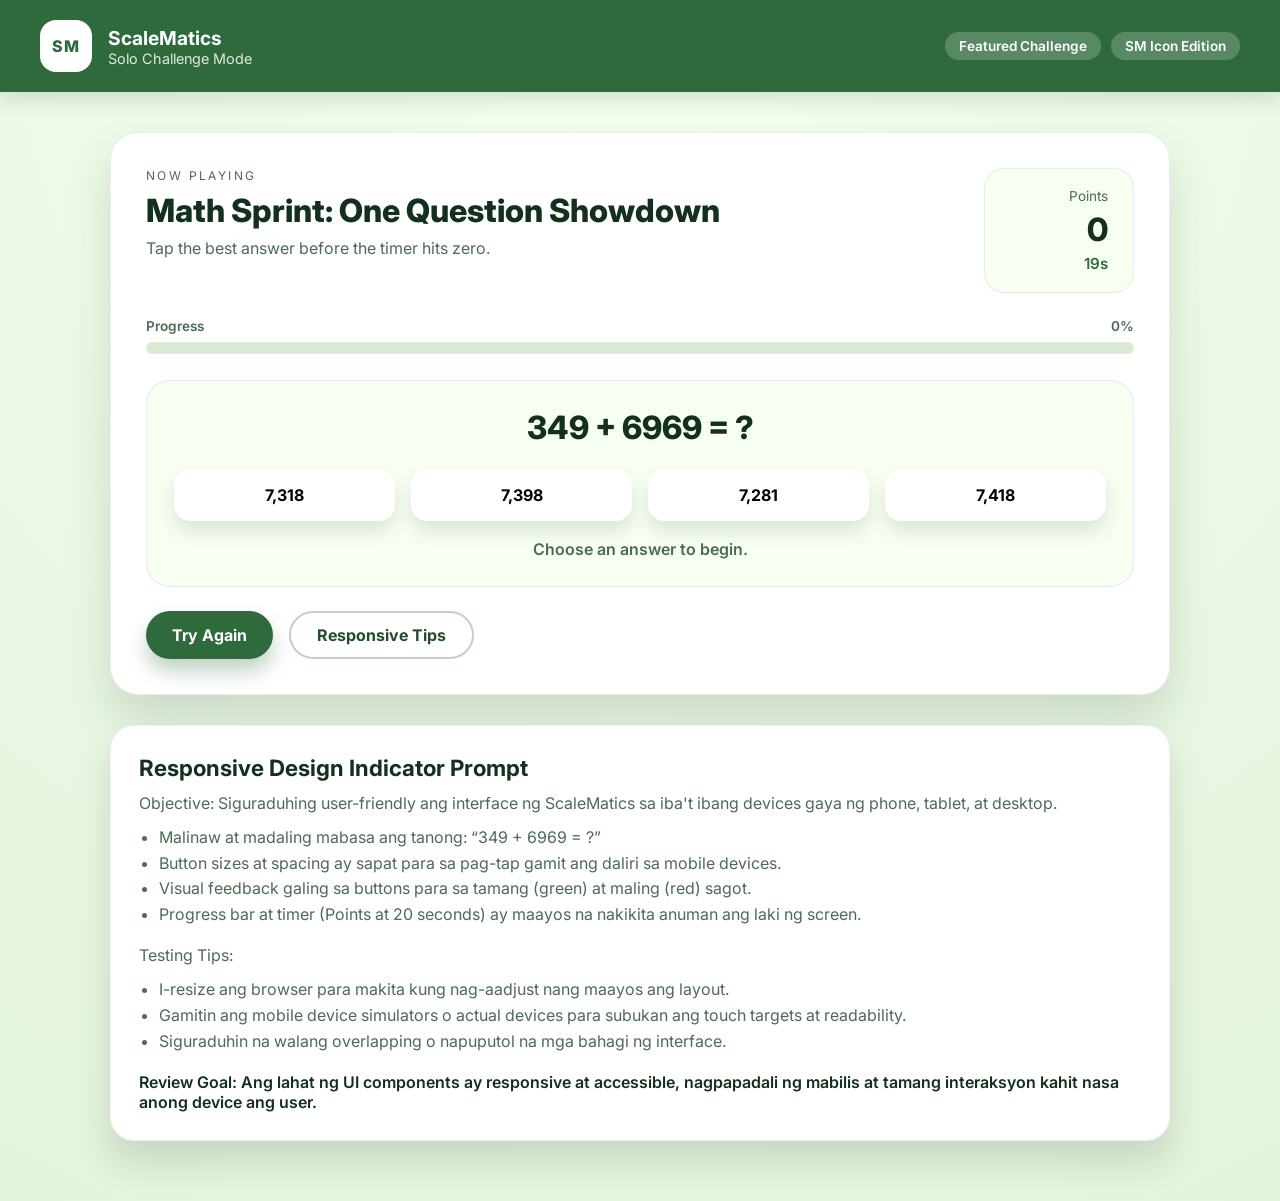
<file: index.html>
<!DOCTYPE html>
<html lang="en">
  <head>
    <meta charset="UTF-8" />
    <meta name="viewport" content="width=device-width, initial-scale=1.0" />
    <title>ScaleMatics | SM Icon Challenge</title>
    <link rel="preconnect" href="https://fonts.googleapis.com" />
    <link rel="preconnect" href="https://fonts.gstatic.com" crossorigin />
    <link
      href="https://fonts.googleapis.com/css2?family=Inter:wght@400;600;700;800&display=swap"
      rel="stylesheet"
    />
    <link rel="stylesheet" href="index.css" />
  </head>
  <body>
    <header class="app-header">
      <div class="brand">
        <div class="logo-badge">SM</div>
        <div>
          <p class="brand-name">ScaleMatics</p>
          <p class="brand-note">Solo Challenge Mode</p>
        </div>
      </div>
      <div class="header-note">
        <span class="note-pill">Featured Challenge</span>
        <span class="note-pill">SM Icon Edition</span>
      </div>
    </header>

    <main class="app-main">
      <section class="featured">
        <div class="featured-card">
          <div class="featured-header">
            <div>
              <p class="eyebrow">Now Playing</p>
              <h1>Math Sprint: One Question Showdown</h1>
              <p class="subtitle">
                Tap the best answer before the timer hits zero.
              </p>
            </div>
            <div class="score-box">
              <p>Points</p>
              <h2 id="points">0</h2>
              <span id="timer">20s</span>
            </div>
          </div>

          <div class="progress-wrapper">
            <div class="progress-label">
              <span>Progress</span>
              <span id="progressText">0%</span>
            </div>
            <div class="progress-bar">
              <div class="progress-fill" id="progressFill"></div>
            </div>
          </div>

          <div class="question-card">
            <h2 id="question">349 + 6969 = ?</h2>
            <div class="answers" id="answers">
              <button class="answer-btn" data-answer="7318">7,318</button>
              <button class="answer-btn" data-answer="7398">7,398</button>
              <button class="answer-btn" data-answer="7281">7,281</button>
              <button class="answer-btn" data-answer="7418">7,418</button>
            </div>
            <p class="feedback" id="feedback">Choose an answer to begin.</p>
          </div>

          <div class="action-row">
            <button class="primary-btn" id="resetBtn">Try Again</button>
            <button class="ghost-btn" id="showTipsBtn">Responsive Tips</button>
          </div>
        </div>
      </section>

      <section class="tips" id="tipsSection">
        <div class="tips-card">
          <h3>Responsive Design Indicator Prompt</h3>
          <p class="tips-subtitle">
            Objective: Siguraduhing user-friendly ang interface ng ScaleMatics sa iba't ibang devices gaya ng phone, tablet, at desktop.
          </p>
          <ul>
            <li>Malinaw at madaling mabasa ang tanong: “349 + 6969 = ?”</li>
            <li>Button sizes at spacing ay sapat para sa pag-tap gamit ang daliri sa mobile devices.</li>
            <li>Visual feedback galing sa buttons para sa tamang (green) at maling (red) sagot.</li>
            <li>Progress bar at timer (Points at 20 seconds) ay maayos na nakikita anuman ang laki ng screen.</li>
          </ul>
          <p class="tips-subtitle">Testing Tips:</p>
          <ul>
            <li>I-resize ang browser para makita kung nag-aadjust nang maayos ang layout.</li>
            <li>Gamitin ang mobile device simulators o actual devices para subukan ang touch targets at readability.</li>
            <li>Siguraduhin na walang overlapping o napuputol na mga bahagi ng interface.</li>
          </ul>
          <p class="tips-footer">
            Review Goal: Ang lahat ng UI components ay responsive at accessible, nagpapadali ng mabilis at tamang interaksyon kahit nasa anong device ang user.
          </p>
        </div>
      </section>
    </main>

    <script src="index.js"></script>
  </body>
</html>
</file>
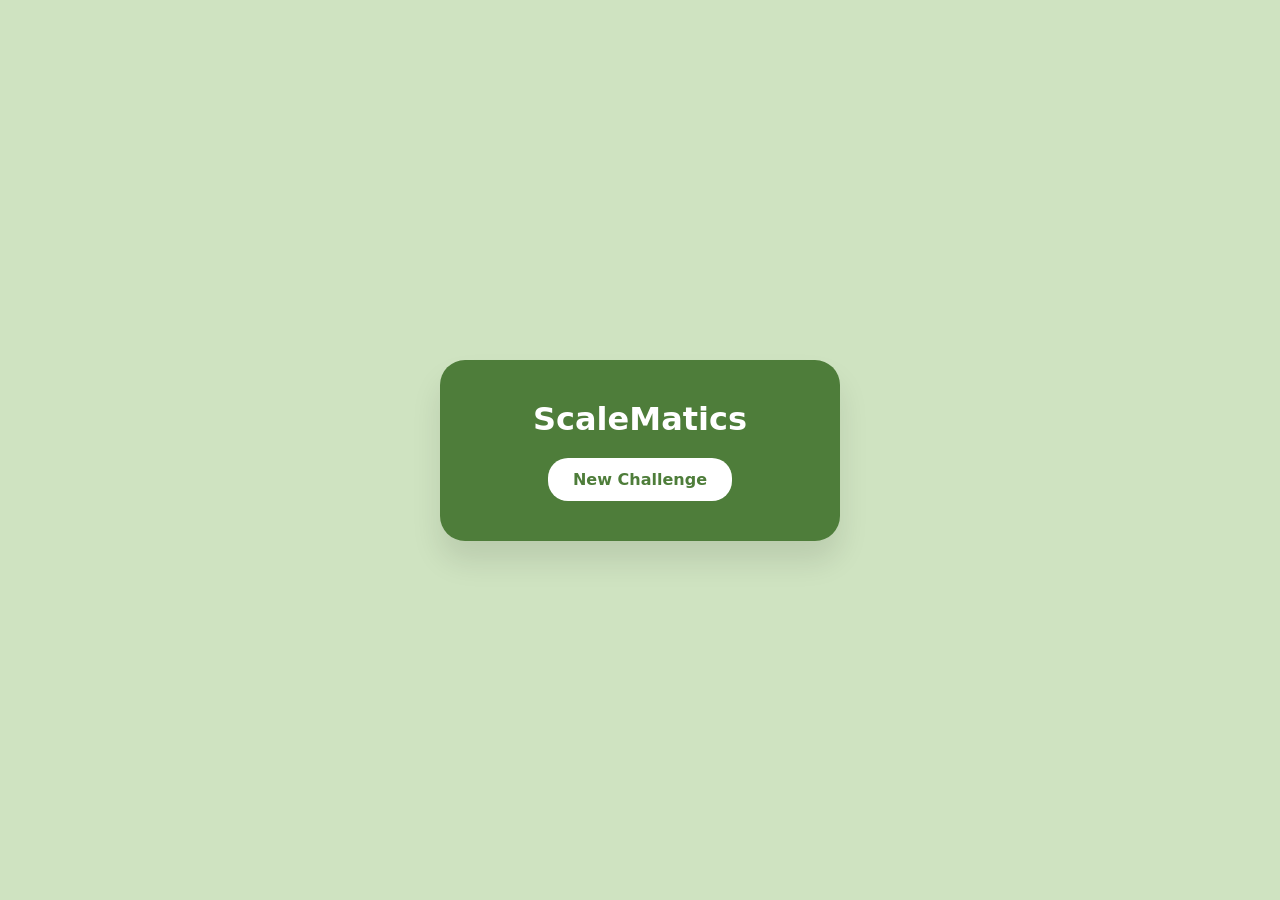
<file: game.html>
<!DOCTYPE html>
<html lang="en">
<head>
    <meta charset="UTF-8">
    <meta name="viewport" content="width=device-width, initial-scale=1.0, maximum-scale=1.0, user-scalable=no">
    <title>ScaleMatics</title>
    <link rel="stylesheet" href="game.css">
</head>
<body>
<!-- dashboard -->
<div class="dashboard" id="dashboard">
    <h1>ScaleMatics</h1>
    <button class="new-btn" onclick="openRules()">New Challenge</button>
</div>

<!-- rules modal -->
<div class="modal" id="rulesModal">
    <div class="modal-content">
        <h2>Rules</h2>
        <div class="rules-box">
            <p>1. Answer the math questions correctly.</p>
            <p>2. Each correct answer gives XP.</p>
            <p>3. You have limited time per question.</p>
            <p>4. Reach the highest score!</p>
        </div>
        <div class="terms">
            <input type="checkbox" id="agreeCheckbox">
            <label for="agreeCheckbox">I understand the <u>Terms and Conditions</u></label>
        </div>
        <button class="accept-btn" id="acceptBtn" disabled>Accept</button>
    </div> 
</div>

<!-- LOADING SCREEN - with dynamic mode -->
<div id="loadingScreen" data-mode="easy">
    <div class="easy-banner" id="loadingBanner">
        <h1 id="modeTitle">EASY MODE</h1>
    </div>
    <p class="sentence" id="sentenceText">Simple addition, subtraction, multiplication, division</p>
    <div class="progress-track">
        <div id="progressBar"></div>
    </div>
</div>

<!-- main game screen (fixed layout) -->
<div class="game" id="gameScreen">
    <div class="game-header">
        <div class="header-labels">Easy mode</div>
        <div class="game-progress-bg">
            <div class="game-progress-fill" id="progressFill" style="width: 0%;"></div>
        </div>
    </div>

    <div class="game-stats">
        <div class="stat-box points" id="pointsDisplay">Points 0</div>
        <div class="stat-box timer" id="timerDisplay">20 seconds</div>
    </div>

    <div class="question-container">
        <h1 id="questionText">0 + 0 = ?</h1>
    </div>

    <!-- answer grid (2x2) -->
    <div class="answer-grid" id="answerGrid">
        <!-- JS will fill four buttons -->
    </div>

    <!-- big popup correct/wrong (hidden by default) -->
    <div id="feedbackPop" class="feedback-pop"></div>

    <!-- EXPLANATION AREA - detailed solution -->
    <div id="explanationArea" class="explanation-container">
        <div class="explanation-header">
            <span class="explanation-label">📝 SOLUTION</span>
            <span class="explanation-mode" id="explanationMode">🌱 Easy Mode</span>
        </div>
        
        <div class="explanation-card">
            <!-- Equation -->
            <div class="solution-equation" id="solutionEquation">
                5 + 3 = ?
            </div>
            
            <!-- Steps (dynamic via JS) -->
            <div class="solution-steps" id="solutionSteps">
            </div>
            
            <!-- Final Answer -->
            <div class="final-answer" id="finalAnswer">
                ✅ Final Answer: <strong>0</strong>
            </div>
            
            <!-- Tip -->
            <div class="solution-tip" id="solutionTip">
                💡 Tip: 
            </div>
        </div>
    </div>

    <!-- footer with pause & next -->
    <div class="game-footer">
        <button class="pause-btn" onclick="pauseGame()">⏸️ Pause</button>
        <button id="nextBtn" class="next-pill-btn" onclick="nextQuestion()">▶ Next</button>
    </div>
</div>

<!-- PAUSE MODAL -->
<div class="modal-overlay" id="pauseModal">
    <div class="modal-box">
        <!-- CLOSE BUTTON (X) -->
        <button class="modal-close-btn" onclick="closePauseModal()">✕</button>
        
        <div class="modal-header">
            <span class="mode-tag">Easy mode</span>
        </div>
        
        <div class="modal-progress">
            <div class="progress-bar" id="pauseProgressBar"></div>
        </div>
        
        <div class="modal-stats">
            <div class="stat-points" id="pausePoints">Points 0</div>
            <div class="stat-timer" id="pauseTimer">20 seconds</div>
        </div>
        
        <h2 class="modal-title">Game Paused</h2>
        
        <!-- PAUSE OPTIONS -->
        <div class="pause-options">
            <button class="btn-resume" onclick="resumeGame()">▶ Resume Game</button>
            <button class="btn-forfeit-pause" onclick="showForfeitConfirm()">⛔ Forfeit Quiz</button>
        </div>
        
        <!-- FORFEIT CONFIRMATION -->
        <div id="forfeitConfirmBox" style="display: none; margin-top: 30px;">
            <hr style="margin: 20px 0; border: 1px solid #ddd;">
            <p style="font-size: 1.5rem; margin-bottom: 20px;">Forfeit the quiz and start over?</p>
            <div style="display: flex; justify-content: center; gap: 15px;">
                <button class="btn-back-small" onclick="hideForfeitConfirm()">Cancel</button>
                <button class="btn-forfeit-confirm" onclick="confirmForfeit()">Yes, Forfeit</button>
            </div>
        </div>
    </div>
</div>

<div class="results-screen" id="resultsScreen">
    <div class="results-card">
        <!-- Header with Mode -->
        <div class="results-header">
            <span class="statistics-tag">Statistics</span>
            <span class="mode-tag-results">Easy mode</span>
        </div>
        
        <!-- Quiz Completed -->
        <h1 class="quiz-completed">QUIZ COMPLETED!</h1>
        
        <!-- Score -->
        <div class="score-circle" id="scoreCircle">
            <span class="score-value" id="finalScore">80</span>
            <span class="score-label">pts</span>
        </div>
        
        <!-- Stats Grid -->
        <div class="stats-grid">
            <div class="stat-item">
                <span class="stat-label">Correct Answers:</span>
                <span class="stat-value correct-value" id="correctCount">8</span>
            </div>
            <div class="stat-item">
                <span class="stat-label">Wrong Answers:</span>
                <span class="stat-value wrong-value" id="wrongCount">2</span>
            </div>
            <div class="stat-item">
                <span class="stat-label">Time Spent:</span>
                <span class="stat-value time-value" id="timeSpent">01:35</span>
            </div>
        </div>
        
        <!-- Feedback -->
        <div class="feedback-section">
            <span class="feedback-label">Feedback:</span>
            <div class="feedback-bubble" id="feedbackText">"Great job! You're improving!"</div>
        </div>
        
        <!-- Action Buttons -->
        <div class="results-actions">
            <button class="play-again-btn" onclick="playAgain()">▶ Play Again</button>
            <button class="main-menu-btn" onclick="mainMenu()">🏠 Main Menu</button>
        </div>
    </div>
</div>

<!-- MODE SELECTION MODAL -->
<div class="modal" id="modeModal">
    <div class="modal-content mode-modal-content">
        <h2 class="mode-title">Select Difficulty</h2>
        
        <div class="mode-options">
            <!-- EASY MODE CARD -->
            <div class="mode-card easy-mode-card" onclick="selectMode('easy')">
                <div class="mode-icon">🌱</div>
                <h3>Easy Mode</h3>
                
                <div class="mode-operators">
                    <div class="operator-row">
                        <span class="operator-badge">+</span>
                        <span class="operator-badge">−</span>
                        <span class="operator-badge">×</span>
                        <span class="operator-badge">÷</span>
                    </div>
                </div>
                
                <div class="mode-details">
                    <div class="detail-item">
                        <span class="detail-label">Time:</span>
                        <span class="detail-value">20 seconds</span>
                    </div>
                </div>
                
                <div class="mode-badge">Perfect for beginners</div>
            </div>
            
            <!-- MEDIUM MODE CARD -->
            <div class="mode-card medium-mode-card" onclick="selectMode('medium')">
                <div class="mode-icon">⚡</div>
                <h3>Medium Mode</h3>
                
                <div class="mode-operators">
                    <div class="operator-row">
                        <span class="operator-badge">+</span>
                        <span class="operator-badge">−</span>
                        <span class="operator-badge">×</span>
                        <span class="operator-badge">÷</span>
                    </div>
                </div>
                
                <div class="mode-details">
                    <div class="detail-item">
                        <span class="detail-label">Time:</span>
                        <span class="detail-value">15 seconds</span>
                    </div>
                </div>
                
                <div class="mode-badge">Getting challenging</div>
            </div>
            
            <!-- HARD MODE CARD -->
            <div class="mode-card hard-mode-card" onclick="selectMode('hard')">
                <div class="mode-icon">🔥</div>
                <h3>Hard Mode</h3>
                
                <div class="mode-operators">
                    <div class="operator-row">
                        <span class="operator-badge">+</span>
                        <span class="operator-badge">−</span>
                        <span class="operator-badge">×</span>
                        <span class="operator-badge">÷</span>
                    </div>
                </div>
                
                <div class="mode-details">
                    <div class="detail-item">
                        <span class="detail-label">Time:</span>
                        <span class="detail-value">10 seconds</span>
                    </div>
                </div>
                
                <div class="mode-badge">For math masters</div>
            </div>
        </div>
        
        <!-- Close button -->
        <div class="mode-modal-footer">
            <button class="close-mode-btn" onclick="closeModeModal()">Cancel</button>
        </div>
    </div>
</div>  

<script src="game.js"></script>
</body>
</html>
</file>
<file: index.css>
:root {
  --bg: #e4f3db;
  --bg-alt: #f7fff2;
  --surface: #ffffff;
  --accent: #2f6a3d;
  --accent-dark: #214d2c;
  --text: #12301c;
  --muted: #4c6b55;
  --success: #2f8f4f;
  --error: #c94f4f;
  --shadow: rgba(18, 48, 28, 0.15);
}

* {
  box-sizing: border-box;
  margin: 0;
  padding: 0;
  font-family: "Inter", sans-serif;
}

body {
  min-height: 100vh;
  background: radial-gradient(circle at top, #f4fff0, var(--bg));
  color: var(--text);
}

.app-header {
  position: sticky;
  top: 0;
  z-index: 10;
  display: flex;
  justify-content: space-between;
  align-items: center;
  padding: 20px 40px;
  background: var(--accent);
  color: #fff;
  box-shadow: 0 8px 20px rgba(0, 0, 0, 0.12);
}

.brand {
  display: flex;
  align-items: center;
  gap: 16px;
}

.logo-badge {
  width: 52px;
  height: 52px;
  border-radius: 16px;
  display: grid;
  place-items: center;
  font-weight: 800;
  background: #fff;
  color: var(--accent);
  letter-spacing: 0.08em;
}

.brand-name {
  font-size: 1.2rem;
  font-weight: 700;
}

.brand-note {
  font-size: 0.9rem;
  opacity: 0.85;
}

.header-note {
  display: flex;
  gap: 10px;
  flex-wrap: wrap;
}

.note-pill {
  background: rgba(255, 255, 255, 0.2);
  padding: 6px 14px;
  border-radius: 999px;
  font-size: 0.85rem;
  font-weight: 600;
}

.app-main {
  padding: 40px 20px 60px;
  display: grid;
  gap: 30px;
  max-width: 1100px;
  margin: 0 auto;
}

.featured-card {
  background: var(--surface);
  border-radius: 28px;
  padding: 35px;
  box-shadow: 0 24px 45px var(--shadow);
  border: 1px solid rgba(47, 106, 61, 0.1);
}

.featured-header {
  display: flex;
  justify-content: space-between;
  gap: 24px;
  flex-wrap: wrap;
  margin-bottom: 25px;
}

.eyebrow {
  text-transform: uppercase;
  letter-spacing: 0.2em;
  font-size: 0.75rem;
  color: var(--muted);
  margin-bottom: 8px;
}

.featured-header h1 {
  font-size: 2rem;
  font-weight: 800;
  margin-bottom: 8px;
}

.subtitle {
  color: var(--muted);
  font-size: 1rem;
}

.score-box {
  background: var(--bg-alt);
  padding: 20px 26px;
  border-radius: 20px;
  min-width: 150px;
  text-align: right;
  box-shadow: inset 0 0 0 1px rgba(47, 106, 61, 0.1);
}

.score-box p {
  font-size: 0.85rem;
  color: var(--muted);
  margin-bottom: 6px;
}

.score-box h2 {
  font-size: 2rem;
  font-weight: 800;
  margin-bottom: 4px;
}

.score-box span {
  font-size: 0.95rem;
  font-weight: 600;
  color: var(--accent);
}

.progress-wrapper {
  margin-bottom: 26px;
}

.progress-label {
  display: flex;
  justify-content: space-between;
  font-size: 0.85rem;
  color: var(--muted);
  margin-bottom: 8px;
  font-weight: 600;
}

.progress-bar {
  width: 100%;
  height: 12px;
  background: #dbead2;
  border-radius: 999px;
  overflow: hidden;
}

.progress-fill {
  height: 100%;
  width: 0;
  background: linear-gradient(90deg, var(--accent), #58a36b);
  transition: width 0.4s ease;
}

.question-card {
  background: var(--bg-alt);
  border-radius: 24px;
  padding: 28px;
  box-shadow: inset 0 0 0 1px rgba(47, 106, 61, 0.1);
}

.question-card h2 {
  font-size: 2rem;
  font-weight: 800;
  text-align: center;
  margin-bottom: 22px;
}

.answers {
  display: grid;
  grid-template-columns: repeat(auto-fit, minmax(150px, 1fr));
  gap: 16px;
}

.answer-btn {
  background: #fff;
  border: 2px solid transparent;
  border-radius: 16px;
  padding: 14px 16px;
  font-size: 1rem;
  font-weight: 700;
  cursor: pointer;
  box-shadow: 0 10px 18px rgba(18, 48, 28, 0.12);
  transition: transform 0.2s ease, border 0.2s ease, background 0.2s ease;
}

.answer-btn:hover {
  transform: translateY(-2px);
  border-color: rgba(47, 106, 61, 0.3);
}

.answer-btn.correct {
  background: rgba(47, 143, 79, 0.15);
  border-color: var(--success);
  color: var(--success);
}

.answer-btn.wrong {
  background: rgba(201, 79, 79, 0.1);
  border-color: var(--error);
  color: var(--error);
}

.feedback {
  margin-top: 18px;
  text-align: center;
  font-weight: 600;
  color: var(--muted);
}

.action-row {
  display: flex;
  gap: 16px;
  margin-top: 24px;
  flex-wrap: wrap;
}

.primary-btn,
.ghost-btn {
  border-radius: 999px;
  padding: 12px 26px;
  font-size: 1rem;
  font-weight: 700;
  border: none;
  cursor: pointer;
  transition: transform 0.2s ease, box-shadow 0.2s ease;
}

.primary-btn {
  background: var(--accent);
  color: #fff;
  box-shadow: 0 12px 20px rgba(47, 106, 61, 0.3);
}

.ghost-btn {
  background: transparent;
  color: var(--accent-dark);
  border: 2px solid rgba(47, 106, 61, 0.3);
}

.primary-btn:hover,
.ghost-btn:hover {
  transform: translateY(-2px);
}

.tips-card {
  background: #fff;
  border-radius: 24px;
  padding: 28px;
  box-shadow: 0 20px 35px var(--shadow);
  border: 1px solid rgba(47, 106, 61, 0.08);
}

.tips-card h3 {
  font-size: 1.4rem;
  margin-bottom: 12px;
}

.tips-card ul {
  padding-left: 20px;
  margin: 12px 0 18px;
  color: var(--muted);
  line-height: 1.6;
}

.tips-subtitle {
  color: var(--muted);
  margin-top: 8px;
}

.tips-footer {
  font-weight: 600;
  color: var(--text);
}

@media (max-width: 768px) {
  .app-header {
    padding: 16px 20px;
    flex-direction: column;
    align-items: flex-start;
    gap: 12px;
  }

  .featured-card {
    padding: 24px;
  }

  .featured-header h1 {
    font-size: 1.6rem;
  }

  .question-card h2 {
    font-size: 1.6rem;
  }

  .action-row {
    flex-direction: column;
  }
}

@media (max-width: 480px) {
  .logo-badge {
    width: 44px;
    height: 44px;
    border-radius: 12px;
  }

  .answers {
    grid-template-columns: 1fr;
  }

  .score-box {
    text-align: left;
    width: 100%;
  }
}
</file>
<file: game.css>
html {
    scroll-behavior: smooth;
}

* {
    margin: 0;
    padding: 0;
    box-sizing: border-box;
    font-family: 'Inter', system-ui, -apple-system, BlinkMacSystemFont, 'Segoe UI', Roboto, sans-serif;
}

body {
    background: #cfe3c1;
    min-height: 100vh;
    display: flex;
    justify-content: center;
    align-items: center;
    margin: 0;
    padding: 10px;
}

/* dashboard */
.dashboard {
    background: #4e7d3a;
    padding: 40px;
    border-radius: 25px;
    text-align: center;
    width: 400px;
    max-width: 95%;
    color: white;
    box-shadow: 0 20px 30px rgba(0,0,0,0.1);
}

.new-btn {
    background: white;
    color: #4e7d3a;
    margin-top: 20px;
    padding: 12px 25px;
    border: none;
    border-radius: 20px;
    font-size: 16px;
    font-weight: 600;
    cursor: pointer;
    transition: 0.1s;
}
.new-btn:hover { background: #f0f7ea; }

/* modal base */
.modal {
    display: none;
    position: fixed;
    top: 0; left: 0;
    width: 100%; height: 100%;
    background: rgba(0,0,0,0.5);
    justify-content: center;
    align-items: center;
    z-index: 2000;
    padding: 15px;
}

.modal-content {
    background: #4e7d3a;
    width: 400px;
    max-width: 100%;
    padding: 30px;
    border-radius: 25px;
    text-align: center;
    color: white;
}

.rules-box {
    background: #cbd5c7;
    color: black;
    padding: 20px;
    border-radius: 20px;
    margin: 20px 0;
    text-align: left;
}

.terms {
    margin: 15px 0;
    font-size: 14px;
}
.terms label { color: white; }

.accept-btn {
    background: #a8c29f;
    color: black;
    padding: 10px 30px;
    border-radius: 40px;
    border: none;
    font-weight: bold;
    font-size: 1rem;
    cursor: pointer;
}
.accept-btn:disabled {
    background: #7a8d75;
    cursor: not-allowed;
    opacity: 0.6;
}

/* loading screen */
#loadingScreen {
    display: none;
    text-align: center;
    padding-top: 20px;
    width: 100%;
    animation: fadeIn 0.5s ease;
}

.easy-banner {
    background: #4e7d3a;
    color: white;
    padding: 40px;
    border-radius: 30px;
    width: 500px;
    max-width: 95%;
    margin: 0 auto;
    box-shadow: 0 15px 0 #2d5a2a, 0 20px 30px rgba(0,0,0,0.2);
    transition: all 0.3s ease;
}

/* Different banner colors per mode */
[data-mode="easy"] .easy-banner {
    background: #4e7d3a;
    box-shadow: 0 15px 0 #2d5a2a;
}

[data-mode="medium"] .easy-banner {
    background: #ff9800;
    box-shadow: 0 15px 0 #c76e00;
}

[data-mode="hard"] .easy-banner {
    background: #f44336;
    box-shadow: 0 15px 0 #b71c1c;
}

.easy-banner h1 {
    font-size: 3.5rem;
    letter-spacing: 2px;
    margin: 0;
    text-shadow: 3px 3px 0 rgba(0,0,0,0.2);
}

.sentence {
    color: #1d3525;
    font-size: 1.4rem;
    font-weight: 600;
    margin-top: 20px;
    background: rgba(255,255,255,0.7);
    padding: 10px 25px;
    border-radius: 50px;
    display: inline-block;
    box-shadow: 0 5px 0 rgba(0,0,0,0.1);
}

.progress-track {
    background: #cbd5c7;
    width: 400px;
    max-width: 90%;
    height: 15px;
    border-radius: 20px;
    margin: 40px auto 0;
    overflow: hidden;
    box-shadow: inset 0 2px 5px rgba(0,0,0,0.1);
}

#progressBar {
    background: #1d3525;
    width: 0%;
    height: 100%;
    transition: width 0.1s linear;
    border-radius: 20px;
}

/* MAIN GAME SCREEN */
.game {
    display: none;
    flex-direction: column;
    align-items: center;
    width: 100%;
    max-width: 900px;
    margin: 0 auto;
    background: transparent;
    padding: 1rem 1.5rem 1rem;
}

/* header */
.game-header {
    width: 100%;
    display: flex;
    flex-direction: column;
    align-items: center;
    margin-bottom: 0.5rem;
}
.header-labels {
    font-weight: 700;
    font-size: 1.5rem;
    color: #1d3525;
    margin-bottom: 12px;
}
.game-progress-bg {
    background: #dbe4d5;
    height: 12px;
    border-radius: 10px;
    width: 80%;
    margin: 0 auto 18px;
}
.game-progress-fill {
    background: #4e7d3a;
    width: 0%;
    height: 100%;
    border-radius: 10px;
}

/* stats row */
.game-stats {
    display: flex;
    justify-content: center;
    gap: 30px;
    margin: 10px 0 20px;
    width: 100%;
    flex-wrap: wrap;
}
.stat-box {
    min-width: 150px;
    padding: 12px 25px;
    border: 3px solid #4e7d3a;
    border-radius: 60px;
    font-weight: 700;
    font-size: 1.4rem;
    text-align: center;
    background: white;
}
.points {
    background: #6b8a74;
    color: white;
    border: none;
}
.timer {
    background: white;
    color: #1f3a2a;
    border: 3px solid #4e7d3a;
}

/* question pill */
.question-container {
    background: #eef5e9;
    border: 4px solid #4e7d3a;
    border-radius: 80px;
    width: 90%;
    max-width: 750px;
    padding: 3rem 1rem;
    margin: 15px auto;
    text-align: center;
    transition: all 0.3s ease;
}

#questionText {
    font-size: clamp(2rem, 8vw, 5.5rem);
    font-weight: 700;
    color: #0f2a1a;
    transition: opacity 0.2s ease;
    word-break: break-word;
}

/* Fade effect for question */
.question-fade-out {
    opacity: 0;
    transform: scale(0.98);
}

.question-fade-in {
    opacity: 1;
    transform: scale(1);
    animation: gentlePop 0.3s ease;
}

@keyframes gentlePop {
    0% { opacity: 0; transform: scale(0.98); }
    100% { opacity: 1; transform: scale(1); }
}

/* answer grid — 2x2 */
.answer-grid {
    display: grid;
    grid-template-columns: 1fr 1fr;
    gap: 20px;
    width: 90%;
    max-width: 650px;
    margin: 20px auto;
}

.ans-btn {
    width: 100%;
    aspect-ratio: 3/1;
    font-size: 2.2rem;
    font-weight: 700;
    border: 3px solid #1e3b27;
    border-radius: 60px;
    background: white;
    box-shadow: 0 7px 0 #8fa38b, 0 6px 14px rgba(0,0,0,0.15);
    cursor: pointer;
    transition: all 0.2s ease;
    color: #10201a;
}
.ans-btn:active {
    transform: translateY(5px);
    box-shadow: 0 2px 0 #6a7c66;
}
.ans-btn.correct-highlight {
    background: #a8e6cf !important;
    border-color: #146b3a;
}
.ans-btn.wrong-highlight {
    background: #ffb0b0 !important;
    border-color: #b13e3e;
}

/* feedback pop (centered big) */
.feedback-pop {
    display: none;
    position: fixed;
    top: 50%;
    left: 50%;
    transform: translate(-50%, -50%);
    padding: 20px 60px;
    font-size: 3.2rem;
    font-weight: 800;
    color: white;
    border-radius: 60px;
    z-index: 1500;
    box-shadow: 0 20px 30px rgba(0,0,0,0.3);
    white-space: nowrap;
}
.pop-correct {
    background: #2b8c5e;
    display: block;
}
.pop-wrong {
    background: #c74242;
    display: block;
}

/* EXPLANATION AREA - detailed solution */
.explanation-container {
    display: none;
    flex-direction: column;
    align-items: center;
    margin: 30px 0 20px;
    width: 100%;
    animation: slideUp 0.4s ease;
}

@keyframes slideUp {
    from { opacity: 0; transform: translateY(20px); }
    to { opacity: 1; transform: translateY(0); }
}

.explanation-header {
    display: flex;
    justify-content: space-between;
    align-items: center;
    width: 90%;
    max-width: 650px;
    margin-bottom: 10px;
    flex-wrap: wrap;
    gap: 8px;
}

.explanation-label {
    background: #2b3b5c;
    color: white;
    font-weight: 700;
    font-size: 1.2rem;
    padding: 5px 20px;
    border-radius: 40px;
    letter-spacing: 1px;
}

.explanation-mode {
    background: #e8edf9;
    color: #1e2b45;
    font-weight: 600;
    font-size: 1rem;
    padding: 5px 20px;
    border-radius: 40px;
    border: 1px solid #4e7d3a;
}

.explanation-card {
    background: white;
    border-radius: 40px;
    padding: 30px;
    width: 90%;
    max-width: 650px;
    box-shadow: 0 15px 0 #a2b59f, 0 10px 20px rgba(0,0,0,0.1);
    border: 3px solid #4e7d3a;
}

.solution-equation {
    background: #eef5e9;
    border-radius: 60px;
    padding: 20px;
    text-align: center;
    font-size: 2.5rem;
    font-weight: 800;
    color: #1d3525;
    margin-bottom: 25px;
    border: 2px solid #4e7d3a;
    box-shadow: inset 0 2px 5px rgba(0,0,0,0.05);
    word-break: break-word;
}

.solution-steps {
    margin-bottom: 25px;
}

.step-item {
    display: flex;
    align-items: center;
    gap: 15px;
    padding: 12px 15px;
    background: #f8faf5;
    border-radius: 60px;
    margin-bottom: 10px;
    border: 1px solid #cbd5c7;
    transition: all 0.2s ease;
}

.step-item:hover {
    transform: translateX(5px);
    background: #f0f7ea;
    border-color: #4e7d3a;
}

.step-number {
    width: 35px;
    height: 35px;
    min-width: 35px;
    background: #4e7d3a;
    color: white;
    border-radius: 50%;
    display: flex;
    align-items: center;
    justify-content: center;
    font-weight: 700;
    font-size: 1.2rem;
    box-shadow: 0 3px 0 #2d5a2a;
}

.step-text {
    font-size: 1.2rem;
    font-weight: 500;
    color: #1d3525;
    flex: 1;
    word-break: break-word;
}

.final-answer {
    background: #a8e6cf;
    border-radius: 60px;
    padding: 15px 20px;
    text-align: center;
    font-size: 1.4rem;
    color: #146b3a;
    margin-bottom: 15px;
    border: 2px solid #4e7d3a;
    font-weight: 600;
}

.final-answer strong {
    font-size: 2rem;
    margin-left: 10px;
    background: white;
    padding: 5px 20px;
    border-radius: 40px;
    box-shadow: 0 3px 0 #a2b59f;
}

.solution-tip {
    background: #fff3cd;
    border-radius: 40px;
    padding: 12px 20px;
    font-size: 1.1rem;
    color: #856404;
    border-left: 5px solid #ffc107;
    font-weight: 500;
    word-break: break-word;
}

/* Mode-specific explanation colors */
.easy-mode .explanation-card {
    border-color: #4e7d3a;
}
.easy-mode .step-number {
    background: #4e7d3a;
}

.medium-mode .explanation-card {
    border-color: #ff9800;
}
.medium-mode .step-number {
    background: #ff9800;
    box-shadow: 0 3px 0 #c76e00;
}

.hard-mode .explanation-card {
    border-color: #f44336;
}
.hard-mode .step-number {
    background: #f44336;
    box-shadow: 0 3px 0 #b71c1c;
}

/* footer with pause & next */
.game-footer {
    display: flex;
    justify-content: space-between;
    width: 90%;
    max-width: 750px;
    margin-top: 20px;
    padding-bottom: 20px;
    flex-wrap: wrap;
    gap: 10px;
}

/* Pause button */
.pause-btn {
    background: white;
    border: 3px solid #5d7a66;
    padding: 12px 40px;
    border-radius: 60px;
    font-weight: 700;
    font-size: 1.5rem;
    color: #1d3525;
    cursor: pointer;
    box-shadow: 0 5px 0 #a2b59f;
    transition: 0.05s linear;
}

.pause-btn:hover {
    background: #f0f0f0;
}

.pause-btn:active {
    transform: translateY(4px);
    box-shadow: 0 1px 0 #a2b59f;
}

.next-pill-btn {
    background: #2d4d3a;
    border: none;
    color: white;
    padding: 12px 50px;
    font-size: 1.7rem;
    font-weight: bold;
    border-radius: 60px;
    box-shadow: 0 7px 0 #142815;
    cursor: pointer;
    transition: all 0.2s ease;
    display: none;
}

.next-pill-btn:hover {
    background: #3d624a;
    transform: translateY(-2px);
    box-shadow: 0 9px 0 #142815;
}

.next-pill-btn:active {
    transform: translateY(5px);
    box-shadow: 0 2px 0 #142815;
}

/* Pause/Forfeit Modal */
.modal-overlay {
    display: none;
    position: fixed;
    top: 0; left: 0;
    width: 100%; height: 100%;
    background: rgba(0, 0, 0, 0.3);
    z-index: 9999;
    justify-content: center;
    align-items: center;
    padding: 15px;
}

.modal-box {
    background: white;
    width: 90%;
    max-width: 650px;
    padding: 40px 50px;
    border-radius: 50px;
    text-align: center;
    box-shadow: 0 20px 40px rgba(0,0,0,0.3);
    position: relative;
    z-index: 10000;
    max-height: 90vh;
    overflow-y: auto;
}

.modal-header {
    display: flex;
    justify-content: center;
    align-items: center;
    width: 100%;
    margin-bottom: 15px;
    font-weight: 600;
    font-size: 1.2rem;
}

.mode-tag {
    background: #e8edf9;
    color: #1e2b45;
    padding: 5px 30px;
    border-radius: 30px;
    border: 1px solid #cdd9f0;
    display: inline-block;
}

/* PAUSE MODAL PROGRESS BAR */
.modal-progress {
    width: 100%;
    height: 12px;
    background: #e0eadd;
    border-radius: 20px;
    margin-bottom: 25px;
    overflow: hidden;
    position: relative;
}

.progress-bar {
    width: 0%;
    height: 100%;
    background: #4e7d3a;
    border-radius: 20px;
    transition: width 0.3s ease;
    display: block;
    position: absolute;
    top: 0;
    left: 0;
}

.modal-stats {
    display: flex;
    justify-content: center;
    gap: 20px;
    margin-bottom: 40px;
    flex-wrap: wrap;
}

.stat-points {
    background: #4e7d3a;
    color: white;
    padding: 10px 40px;
    border-radius: 40px;
    font-weight: bold;
    font-size: 1.3rem;
}

.stat-timer {
    border: 3px solid #4e7d3a;
    color: #1d3525;
    padding: 10px 40px;
    border-radius: 40px;
    font-weight: bold;
    font-size: 1.3rem;
    background: white;
}

.modal-title {
    font-size: 2.8rem;
    font-weight: 800;
    color: #000;
    margin-bottom: 50px;
    line-height: 1.2;
}

/* Pause modal options */
.pause-options {
    display: flex;
    flex-direction: column;
    gap: 15px;
    margin-top: 30px;
}

.btn-resume {
    background: #4e7d3a;
    color: white;
    padding: 18px;
    border-radius: 50px;
    border: none;
    font-size: 1.5rem;
    font-weight: 600;
    cursor: pointer;
    transition: 0.1s;
}

.btn-resume:hover {
    background: #3d6230;
}

.btn-forfeit-pause {
    background: #ff6b6b;
    color: white;
    padding: 18px;
    border-radius: 50px;
    border: none;
    font-size: 1.5rem;
    font-weight: 600;
    cursor: pointer;
    transition: 0.1s;
}

.btn-forfeit-pause:hover {
    background: #e05555;
}

/* Forfeit confirmation buttons */
.btn-back-small {
    background: #5d7a66;
    color: white;
    padding: 12px 30px;
    border-radius: 40px;
    border: none;
    font-size: 1.2rem;
    font-weight: 600;
    cursor: pointer;
}

.btn-forfeit-confirm {
    background: #ff6b6b;
    color: white;
    padding: 12px 30px;
    border-radius: 40px;
    border: none;
    font-size: 1.2rem;
    font-weight: 600;
    cursor: pointer;
}

hr {
    border: 1px solid #e0e0e0;
}

/* Close button for modal */
.modal-close-btn {
    position: absolute;
    top: 20px;
    right: 25px;
    background: none;
    border: none;
    font-size: 2rem;
    cursor: pointer;
    color: #666;
    width: 40px;
    height: 40px;
    display: flex;
    align-items: center;
    justify-content: center;
    border-radius: 50%;
    transition: 0.1s;
}

.modal-close-btn:hover {
    background: #f0f0f0;
    color: #333;
}

/* hidden utility */
.hidden { display: none; }

/* RESULTS SCREEN */
.results-screen {
    display: none;
    position: fixed;
    top: 0;
    left: 0;
    width: 100%;
    height: 100%;
    background: linear-gradient(135deg, #cfe3c1 0%, #b8d5a8 100%);
    z-index: 5000;
    justify-content: center;
    align-items: center;
    padding: 20px;
    animation: fadeIn 0.5s ease;
    overflow-y: auto;
}

@keyframes fadeIn {
    from { opacity: 0; }
    to { opacity: 1; }
}

.results-card {
    background: white;
    width: 100%;
    max-width: 550px;
    border-radius: 60px;
    padding: 40px 30px;
    box-shadow: 0 30px 50px rgba(0,0,0,0.2);
    text-align: center;
    animation: slideUpCard 0.5s ease;
    margin: auto;
}

@keyframes slideUpCard {
    from { transform: translateY(30px); opacity: 0; }
    to { transform: translateY(0); opacity: 1; }
}

.results-header {
    display: flex;
    justify-content: space-between;
    align-items: center;
    margin-bottom: 20px;
    padding: 0 5px;
    flex-wrap: wrap;
    gap: 10px;
}

.statistics-tag {
    background: #2b3b5c;
    color: white;
    font-weight: 600;
    font-size: 1.2rem;
    padding: 8px 30px;
    border-radius: 40px;
    letter-spacing: 0.5px;
    box-shadow: 0 4px 8px rgba(0,0,0,0.1);
}

.mode-tag-results {
    background: #e8edf9;
    color: #1e2b45;
    font-weight: 600;
    font-size: 1rem;
    padding: 8px 20px;
    border-radius: 40px;
    border: 1px solid #cdd9f0;
}

.quiz-completed {
    font-size: 3rem;
    font-weight: 800;
    color: #1d3525;
    margin-bottom: 20px;
    letter-spacing: 1px;
    text-shadow: 2px 2px 0 #e0eadd;
}

/* Score Circle */
.score-circle {
    width: 150px;
    height: 150px;
    background: #4e7d3a;
    border-radius: 50%;
    display: flex;
    flex-direction: column;
    justify-content: center;
    align-items: center;
    margin: 10px auto 30px;
    box-shadow: 0 15px 0 #2d5a2a, 0 15px 20px rgba(0,0,0,0.2);
    border: 5px solid white;
}

.score-value {
    font-size: 4rem;
    font-weight: 800;
    color: white;
    line-height: 1;
    margin-top: 5px;
}

.score-label {
    font-size: 1.5rem;
    font-weight: 600;
    color: rgba(255,255,255,0.9);
    text-transform: uppercase;
    letter-spacing: 1px;
}

/* Stats Grid */
.stats-grid {
    background: #f0f7ea;
    border-radius: 40px;
    padding: 25px;
    margin-bottom: 25px;
    border: 3px solid #4e7d3a;
}

.stat-item {
    display: flex;
    justify-content: space-between;
    align-items: center;
    padding: 12px 15px;
    border-bottom: 2px solid #cbd5c7;
    font-size: 1.3rem;
}

.stat-item:last-child {
    border-bottom: none;
}

.stat-label {
    font-weight: 600;
    color: #1d3525;
}

.stat-value {
    font-weight: 700;
    padding: 5px 20px;
    border-radius: 40px;
}

.correct-value {
    background: #a8e6cf;
    color: #146b3a;
}

.wrong-value {
    background: #ffb0b0;
    color: #b13e3e;
}

.time-value {
    background: #e8edf9;
    color: #2b3b5c;
}

/* Feedback Section */
.feedback-section {
    margin-bottom: 35px;
}

.feedback-label {
    display: block;
    font-size: 1.5rem;
    font-weight: 700;
    color: #1d3525;
    margin-bottom: 10px;
    text-align: left;
}

.feedback-bubble {
    background: #eef5e9;
    border: 3px solid #4e7d3a;
    border-radius: 60px;
    padding: 20px 25px;
    font-size: 1.4rem;
    font-weight: 600;
    color: #0f2a1a;
    box-shadow: 0 7px 0 #a2b59f;
    position: relative;
}

.feedback-bubble::before {
    content: '';
    position: absolute;
    top: -15px;
    left: 30px;
    width: 0;
    height: 0;
    border-left: 20px solid transparent;
    border-right: 20px solid transparent;
    border-bottom: 20px solid #4e7d3a;
}

/* Results Actions */
.results-actions {
    display: flex;
    gap: 15px;
    justify-content: center;
    flex-wrap: wrap;
}

.play-again-btn {
    background: #4e7d3a;
    color: white;
    padding: 15px 30px;
    border-radius: 60px;
    border: none;
    font-size: 1.3rem;
    font-weight: 700;
    cursor: pointer;
    box-shadow: 0 7px 0 #2d5a2a;
    transition: 0.05s linear;
    flex: 1;
    min-width: 140px;
}

.play-again-btn:hover {
    background: #5d8f48;
    transform: translateY(-2px);
    box-shadow: 0 9px 0 #2d5a2a;
}

.play-again-btn:active {
    transform: translateY(5px);
    box-shadow: 0 2px 0 #2d5a2a;
}

.main-menu-btn {
    background: white;
    color: #1d3525;
    padding: 15px 30px;
    border-radius: 60px;
    border: 3px solid #4e7d3a;
    font-size: 1.3rem;
    font-weight: 700;
    cursor: pointer;
    box-shadow: 0 7px 0 #a2b59f;
    transition: 0.05s linear;
    flex: 1;
    min-width: 140px;
}

.main-menu-btn:hover {
    background: #f0f7ea;
    transform: translateY(-2px);
    box-shadow: 0 9px 0 #a2b59f;
}

.main-menu-btn:active {
    transform: translateY(5px);
    box-shadow: 0 2px 0 #a2b59f;
}

/* MODE SELECTION MODAL */
.mode-modal-content {
    max-width: 900px !important;
    width: 95%;
    padding: 40px 30px !important;
    background: #4e7d3a;
}

.mode-title {
    font-size: 2.8rem;
    color: white;
    margin-bottom: 30px;
    text-shadow: 3px 3px 0 #2d5a2a;
    font-weight: 800;
}

.mode-options {
    display: flex;
    gap: 20px;
    justify-content: center;
    flex-wrap: wrap;
    margin-bottom: 30px;
}

.mode-card {
    background: white;
    border-radius: 40px;
    padding: 30px 20px;
    flex: 1;
    min-width: 220px;
    max-width: 280px;
    cursor: pointer;
    transition: all 0.3s ease;
    text-align: center;
    box-shadow: 0 10px 0 rgba(0,0,0,0.1);
    border: 3px solid transparent;
    display: flex;
    flex-direction: column;
    align-items: center;
}

.mode-card:hover {
    transform: translateY(-8px);
    box-shadow: 0 15px 0 rgba(0,0,0,0.1);
}

.mode-card:active {
    transform: translateY(5px);
    box-shadow: 0 5px 0 rgba(0,0,0,0.1);
}

/* Easy Mode Card */
.easy-mode-card {
    background: #e8f5e9;
    border-color: #4e7d3a;
}
.easy-mode-card .mode-icon { color: #4e7d3a; }

/* Medium Mode Card */
.medium-mode-card {
    background: #fff3e0;
    border-color: #ff9800;
}
.medium-mode-card .mode-icon { color: #ff9800; }
.medium-mode-card:hover {
    background: #fff3e0;
    transform: translateY(-5px);
    box-shadow: 0 15px 0 rgba(255, 152, 0, 0.2);
}

/* Hard Mode Card */
.hard-mode-card {
    background: #ffebee;
    border-color: #f44336;
}
.hard-mode-card .mode-icon { color: #f44336; }

.mode-icon {
    font-size: 3.5rem;
    margin-bottom: 10px;
}

.mode-card h3 {
    font-size: 1.8rem;
    margin-bottom: 20px;
    color: #333;
    font-weight: 700;
}

/* Operation badges */
.mode-operators {
    width: 100%;
    margin-bottom: 25px;
}

.operator-row {
    display: flex;
    justify-content: center;
    gap: 12px;
    margin: 0 auto;
}

.operator-badge {
    width: 45px;
    height: 45px;
    border-radius: 50%;
    display: flex;
    align-items: center;
    justify-content: center;
    font-size: 1.8rem;
    font-weight: bold;
    background: white;
    box-shadow: 0 4px 0 rgba(0,0,0,0.1);
    transition: all 0.2s ease;
}

.easy-mode-card .operator-badge {
    background: #4e7d3a;
    color: white;
    box-shadow: 0 4px 0 #2d5a2a;
}

.medium-mode-card .operator-badge {
    background: #ff9800;
    color: white;
    box-shadow: 0 4px 0 #c76e00;
}

.hard-mode-card .operator-badge {
    background: #f44336;
    color: white;
    box-shadow: 0 4px 0 #b71c1c;
}

.mode-card:hover .operator-badge {
    transform: scale(1.1);
    box-shadow: 0 6px 0 rgba(0,0,0,0.2);
}

/* Mode Details */
.mode-details {
    width: 100%;
    margin-bottom: 20px;
    text-align: left;
    padding: 0 10px;
}

.detail-item {
    display: flex;
    justify-content: space-between;
    align-items: center;
    padding: 8px 0;
    border-bottom: 1px dashed rgba(0,0,0,0.1);
}

.detail-item:last-child {
    border-bottom: none;
}

.detail-label {
    font-weight: 600;
    color: #555;
    font-size: 0.95rem;
}

.detail-value {
    font-weight: 700;
    color: #333;
    font-size: 1.1rem;
}

/* Mode Badge */
.mode-badge {
    background: rgba(0,0,0,0.05);
    padding: 10px 15px;
    border-radius: 30px;
    font-size: 0.9rem;
    font-weight: 600;
    color: #555;
    width: 100%;
    text-align: center;
    margin-top: 5px;
}

/* Footer */
.mode-modal-footer {
    display: flex;
    justify-content: center;
    margin-top: 20px;
}

.close-mode-btn {
    background: #a8c29f;
    color: black;
    padding: 12px 50px;
    border-radius: 40px;
    border: none;
    font-size: 1.2rem;
    font-weight: bold;
    cursor: pointer;
    transition: 0.1s;
}

.close-mode-btn:hover {
    background: #8fb389;
    transform: translateY(-2px);
    box-shadow: 0 5px 0 #6a8f5f;
}

.close-mode-btn:active {
    transform: translateY(3px);
    box-shadow: 0 2px 0 #6a8f5f;
}

/* ============================================
   RESPONSIVE DESIGN - ALL DEVICES
   ============================================ */

/* Large tablets and small desktops */
@media (max-width: 1024px) {
    .mode-modal-content {
        max-width: 95% !important;
    }
    
    .mode-card {
        min-width: 200px;
    }
}

/* Tablets */
@media (max-width: 768px) {
    body {
        padding: 5px;
        align-items: flex-start;
    }

    .dashboard {
        width: 90%;
        padding: 30px 20px;
    }

    .game {
        padding: 0.5rem 0.8rem;
    }

    .header-labels {
        font-size: 1.2rem;
    }

    .game-progress-bg {
        width: 90%;
    }

    .game-stats {
        gap: 15px;
    }

    .stat-box {
        min-width: 120px;
        padding: 10px 18px;
        font-size: 1.1rem;
    }

    .question-container {
        width: 95%;
        padding: 2rem 0.8rem;
        border-radius: 50px;
    }

    #questionText {
        font-size: clamp(1.8rem, 7vw, 4rem);
    }

    .answer-grid {
        width: 95%;
        gap: 15px;
    }

    .ans-btn {
        font-size: 1.8rem;
        border-radius: 40px;
    }

    .game-footer {
        width: 95%;
    }

    .pause-btn {
        padding: 10px 25px;
        font-size: 1.2rem;
    }

    .next-pill-btn {
        padding: 10px 35px;
        font-size: 1.4rem;
    }

    /* Explanation */
    .explanation-header {
        width: 95%;
    }

    .explanation-card {
        width: 95%;
        padding: 20px;
        border-radius: 30px;
    }

    .solution-equation {
        font-size: 2rem;
        padding: 15px;
        border-radius: 40px;
    }

    .step-text {
        font-size: 1rem;
    }

    .final-answer {
        font-size: 1.2rem;
        border-radius: 40px;
    }

    .final-answer strong {
        font-size: 1.5rem;
    }

    /* Modal */
    .modal-box {
        padding: 30px 25px;
        border-radius: 35px;
    }

    .modal-title {
        font-size: 2.2rem;
        margin-bottom: 30px;
    }

    .stat-points, .stat-timer {
        padding: 8px 25px;
        font-size: 1.1rem;
    }

    /* Results */
    .results-card {
        padding: 30px 20px;
        border-radius: 40px;
    }

    .quiz-completed {
        font-size: 2.2rem;
    }

    .score-circle {
        width: 120px;
        height: 120px;
    }

    .score-value {
        font-size: 3rem;
    }

    .score-label {
        font-size: 1.2rem;
    }

    .stat-item {
        font-size: 1.1rem;
    }

    .feedback-bubble {
        font-size: 1.2rem;
        padding: 15px 20px;
        border-radius: 40px;
    }

    .feedback-label {
        font-size: 1.3rem;
    }

    /* Mode selection */
    .mode-options {
        flex-direction: column;
        align-items: center;
    }

    .mode-card {
        width: 100%;
        max-width: 350px;
    }

    .mode-title {
        font-size: 2.2rem;
    }

    .operator-badge {
        width: 40px;
        height: 40px;
        font-size: 1.5rem;
    }

    .results-header {
        flex-direction: column;
        gap: 10px;
    }

    .statistics-tag, .mode-tag-results {
        width: 100%;
        text-align: center;
    }

    /* Loading screen */
    .easy-banner {
        width: 90%;
        padding: 30px 20px;
    }

    .easy-banner h1 {
        font-size: 2.5rem;
    }

    .sentence {
        font-size: 1.1rem;
        padding: 8px 18px;
    }

    .progress-track {
        width: 80%;
    }
}

/* Mobile phones */
@media (max-width: 480px) {
    body {
        padding: 0;
        align-items: flex-start;
    }

    .dashboard {
        width: 95%;
        padding: 25px 15px;
        border-radius: 20px;
        margin: 10px auto;
    }

    .dashboard h1 {
        font-size: 1.8rem;
    }

    .new-btn {
        padding: 10px 20px;
        font-size: 14px;
    }

    .modal-content {
        width: 95%;
        padding: 20px 15px;
        border-radius: 20px;
    }

    .rules-box {
        padding: 15px;
        font-size: 0.9rem;
    }

    .game {
        padding: 0.3rem 0.5rem;
    }

    .header-labels {
        font-size: 1rem;
        margin-bottom: 8px;
    }

    .game-progress-bg {
        width: 95%;
        height: 8px;
        margin-bottom: 10px;
    }

    .game-stats {
        gap: 10px;
        margin: 5px 0 10px;
    }

    .stat-box {
        min-width: 100px;
        padding: 8px 14px;
        font-size: 1rem;
        border-radius: 40px;
    }

    .question-container {
        width: 98%;
        padding: 1.5rem 0.5rem;
        border-radius: 35px;
        border-width: 3px;
        margin: 10px auto;
    }

    #questionText {
        font-size: clamp(1.5rem, 6vw, 3rem);
    }

    .answer-grid {
        width: 98%;
        gap: 10px;
        margin: 10px auto;
    }

    .ans-btn {
        font-size: 1.5rem;
        border-radius: 30px;
        border-width: 2px;
        box-shadow: 0 5px 0 #8fa38b, 0 4px 10px rgba(0,0,0,0.1);
        aspect-ratio: 3/1;
    }

    .game-footer {
        width: 98%;
        margin-top: 10px;
        padding-bottom: 15px;
        gap: 8px;
    }

    .pause-btn {
        padding: 8px 18px;
        font-size: 1rem;
        border-radius: 40px;
        box-shadow: 0 3px 0 #a2b59f;
    }

    .next-pill-btn {
        padding: 8px 25px;
        font-size: 1.2rem;
        border-radius: 40px;
        box-shadow: 0 5px 0 #142815;
    }

    /* Feedback popup */
    .feedback-pop {
        padding: 15px 35px;
        font-size: 2rem;
        border-radius: 40px;
    }

    /* Explanation */
    .explanation-header {
        width: 98%;
        flex-direction: column;
        align-items: center;
        gap: 5px;
    }

    .explanation-label {
        font-size: 1rem;
        padding: 4px 15px;
    }

    .explanation-mode {
        font-size: 0.85rem;
        padding: 4px 15px;
    }

    .explanation-card {
        width: 98%;
        padding: 15px;
        border-radius: 25px;
        box-shadow: 0 10px 0 #a2b59f, 0 8px 15px rgba(0,0,0,0.1);
    }

    .solution-equation {
        font-size: 1.5rem;
        padding: 12px;
        border-radius: 30px;
        margin-bottom: 15px;
    }

    .step-item {
        padding: 8px 10px;
        border-radius: 30px;
        gap: 10px;
    }

    .step-number {
        width: 28px;
        height: 28px;
        min-width: 28px;
        font-size: 0.9rem;
    }

    .step-text {
        font-size: 0.9rem;
    }

    .final-answer {
        font-size: 1rem;
        padding: 10px 15px;
        border-radius: 30px;
    }

    .final-answer strong {
        font-size: 1.3rem;
        padding: 3px 12px;
    }

    .solution-tip {
        font-size: 0.9rem;
        padding: 10px 15px;
        border-radius: 25px;
    }

    /* Modal */
    .modal-box {
        width: 95%;
        padding: 25px 18px;
        border-radius: 30px;
    }

    .modal-close-btn {
        top: 12px;
        right: 15px;
        font-size: 1.5rem;
    }

    .modal-title {
        font-size: 1.8rem;
        margin-bottom: 20px;
    }

    .modal-stats {
        gap: 10px;
        margin-bottom: 20px;
    }

    .stat-points, .stat-timer {
        padding: 6px 18px;
        font-size: 1rem;
    }

    .btn-resume, .btn-forfeit-pause {
        padding: 14px;
        font-size: 1.2rem;
    }

    .btn-back-small, .btn-forfeit-confirm {
        padding: 10px 20px;
        font-size: 1rem;
    }

    /* Results */
    .results-screen {
        padding: 10px;
    }

    .results-card {
        padding: 25px 15px;
        border-radius: 35px;
    }

    .quiz-completed {
        font-size: 1.8rem;
    }

    .score-circle {
        width: 100px;
        height: 100px;
        box-shadow: 0 10px 0 #2d5a2a, 0 10px 15px rgba(0,0,0,0.2);
    }

    .score-value {
        font-size: 2.5rem;
    }

    .score-label {
        font-size: 1rem;
    }

    .stats-grid {
        padding: 15px;
        border-radius: 25px;
    }

    .stat-item {
        font-size: 1rem;
        padding: 10px 10px;
        flex-wrap: wrap;
        gap: 5px;
    }

    .stat-value {
        padding: 4px 12px;
    }

    .feedback-section {
        margin-bottom: 25px;
    }

    .feedback-label {
        font-size: 1.2rem;
    }

    .feedback-bubble {
        font-size: 1.1rem;
        padding: 15px 18px;
        border-radius: 30px;
    }

    .play-again-btn, .main-menu-btn {
        padding: 12px 20px;
        font-size: 1.1rem;
        border-radius: 40px;
    }

    /* Mode selection */
    .mode-modal-content {
        padding: 25px 15px !important;
        border-radius: 25px;
    }

    .mode-title {
        font-size: 1.8rem;
    }

    .mode-card {
        padding: 20px 15px;
        border-radius: 25px;
        min-width: unset;
        width: 100%;
    }

    .mode-card h3 {
        font-size: 1.4rem;
        margin-bottom: 12px;
    }

    .mode-icon {
        font-size: 2.5rem;
    }

    .operator-badge {
        width: 35px;
        height: 35px;
        font-size: 1.3rem;
    }

    .close-mode-btn {
        padding: 10px 35px;
        font-size: 1rem;
    }

    /* Loading screen */
    .easy-banner {
        width: 95%;
        padding: 25px 15px;
        border-radius: 20px;
    }

    .easy-banner h1 {
        font-size: 2rem;
    }

    .sentence {
        font-size: 0.95rem;
        padding: 8px 15px;
        border-radius: 30px;
    }

    .progress-track {
        width: 85%;
        height: 10px;
    }
}

/* Very small phones */
@media (max-width: 360px) {
    .dashboard h1 {
        font-size: 1.5rem;
    }

    .stat-box {
        min-width: 80px;
        padding: 6px 10px;
        font-size: 0.85rem;
    }

    #questionText {
        font-size: clamp(1.2rem, 5vw, 2.5rem);
    }

    .ans-btn {
        font-size: 1.2rem;
    }

    .quiz-completed {
        font-size: 1.5rem;
    }

    .score-circle {
        width: 85px;
        height: 85px;
    }

    .score-value {
        font-size: 2rem;
    }

    .modal-title {
        font-size: 1.5rem;
    }

    .easy-banner h1 {
        font-size: 1.6rem;
    }

    .sentence {
        font-size: 0.85rem;
    }
}

/* Landscape orientation on mobile */
@media (max-height: 500px) and (orientation: landscape) {
    body {
        align-items: flex-start;
    }

    .game {
        padding: 0.3rem 1rem;
    }

    .question-container {
        padding: 1rem 0.5rem;
    }

    .answer-grid {
        gap: 8px;
    }

    .ans-btn {
        aspect-ratio: 4/1;
        font-size: 1.3rem;
    }

    .game-stats {
        margin: 5px 0 8px;
    }

    .stat-box {
        padding: 6px 14px;
        font-size: 0.9rem;
    }

    .modal-box {
        max-height: 95vh;
        padding: 20px;
    }

    .results-card {
        padding: 20px 15px;
    }

    .score-circle {
        width: 80px;
        height: 80px;
    }

    .score-value {
        font-size: 2rem;
    }
}
</file>
